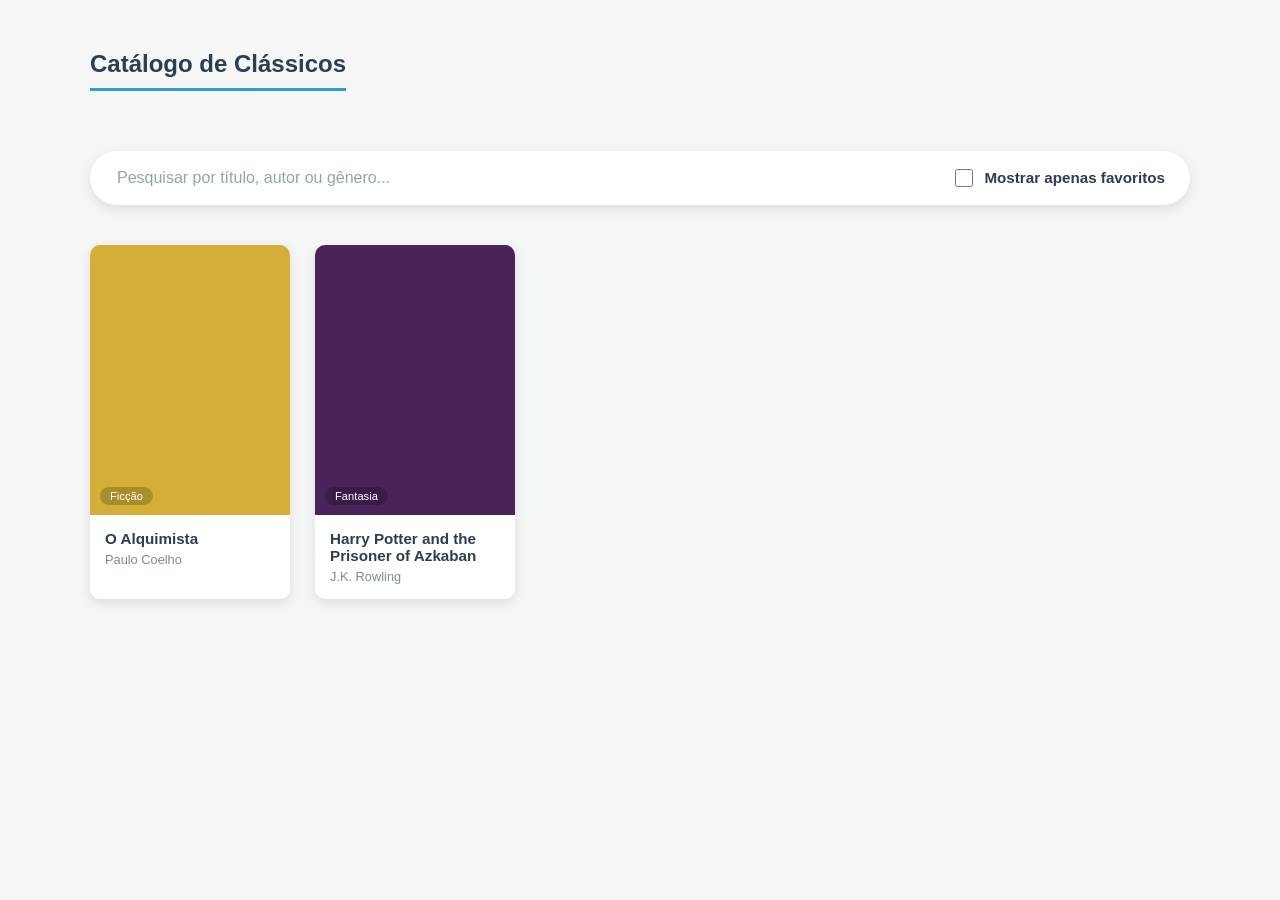
<file: WEB3/index.html>
<!DOCTYPE html>
<html lang="pt-br">
<head>
    <meta charset="UTF-8">
    <meta name="viewport" content="width=device-width, initial-scale=1.0">
    <title>Catálogo de Clássicos - Biblioteca</title>
    <link rel="stylesheet" href="Autor/Autor.css">
    <style>
        /* --- SEARCH AND FILTER --- */
        .search-filter-container {
            display: flex;
            justify-content: space-between;
            align-items: center;
            background: var(--white);
            padding: 15px 25px;
            border-radius: 30px;
            box-shadow: var(--shadow);
            margin-bottom: 20px;
            flex-wrap: wrap;
            gap: 15px;
        }

        .search-input {
            flex-grow: 1;
            border: none;
            outline: none;
            font-size: 1rem;
            color: var(--primary);
            background: transparent;
            min-width: 250px;
        }

        .search-input::placeholder {
            color: #95a5a6;
        }

        .favoritos-filter-label {
            display: flex;
            align-items: center;
            gap: 8px;
            font-weight: 600;
            color: var(--primary);
            cursor: pointer;
            font-size: 0.95rem;
        }

        .favoritos-filter-label input[type="checkbox"] {
            cursor: pointer;
            width: 18px;
            height: 18px;
            accent-color: var(--accent);
        }
    </style>
</head>
<body>

<div class="page-wrapper">

    <section class="biblioteca-header">
        <h2>Catálogo de Clássicos</h2>
    </section>

    <!-- Search Bar & Favorites Filter -->
    <div class="search-filter-container">
        <input type="text" id="searchInput" class="search-input" oninput="filtrarLivros()" placeholder="Pesquisar por título, autor ou gênero..." />
        <label class="favoritos-filter-label">
            <input type="checkbox" id="cbMostrarFavoritos" onchange="filtrarLivros()" /> Mostrar apenas favoritos
        </label>
    </div>

    <div class="carousel-container">
        <div class="livros-grid expandido" id="livrosGrid">

            <div class="livro-card">
                <a href="Livro/index.html" class="livro-card-link" style="text-decoration: none; color: inherit; flex-grow: 1; display: flex; flex-direction: column;">
                    <div class="livro-capa-placeholder" style="background-color: #D4AF37;">
                        <span class="genero-tag">Ficção</span>
                    </div>
                    <div class="livro-info">
                        <h4>O Alquimista</h4>
                        <div>
                            <p class="autor-link-hover">Paulo Coelho</p>
                        </div>
                    </div>
                </a>
            </div>

            <div class="livro-card">
                <a href="Livro/index.html" class="livro-card-link" style="text-decoration: none; color: inherit; flex-grow: 1; display: flex; flex-direction: column;">
                    <div class="livro-capa-placeholder" style="background-color: #4A235A;">
                        <span class="genero-tag">Fantasia</span>
                    </div>
                    <div class="livro-info">
                        <h4>Harry Potter and the Prisoner of Azkaban</h4>
                        <div>
                            <p class="autor-link-hover">J.K. Rowling</p>
                        </div>
                    </div>
                </a>
            </div>

        </div>
    </div>

</div>

<script>
    function filtrarLivros() {
        const query = document.getElementById('searchInput').value.toLowerCase();
        const mostrarFavoritos = document.getElementById('cbMostrarFavoritos').checked;
        const livros = document.querySelectorAll('.livro-card');

        let favoritos = [];
        if (mostrarFavoritos) {
            favoritos = JSON.parse(localStorage.getItem('bibliotecaFavoritos')) || [];
        }

        livros.forEach(card => {
            const titulo = card.querySelector('h4').innerText.toLowerCase();
            const autor = card.querySelector('.autor-link-hover').innerText.toLowerCase();
            const genero = card.querySelector('.genero-tag').innerText.toLowerCase();

            const matchesSearch = titulo.includes(query) || autor.includes(query) || genero.includes(query);

            let matchesFavorito = true;
            if (mostrarFavoritos) {
                const originalTitulo = card.querySelector('h4').innerText;
                matchesFavorito = favoritos.includes(originalTitulo);
            }

            if (matchesSearch && matchesFavorito) {
                card.style.display = 'flex';
            } else {
                card.style.display = 'none';
            }
        });
    }
</script>
</body>
</html>
</file>
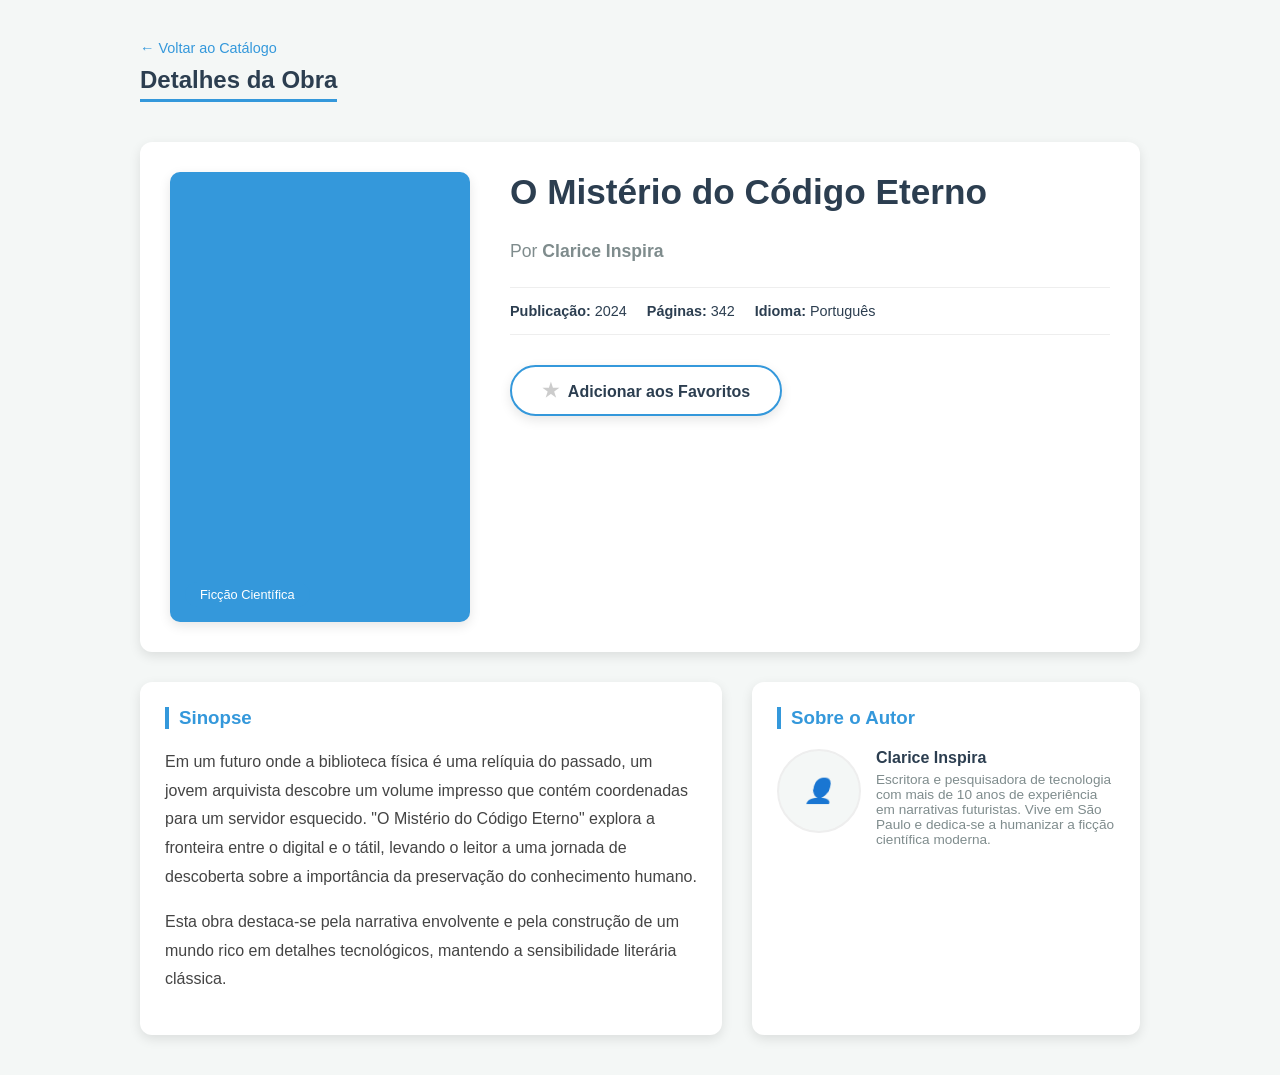
<file: WEB3/Livro/index.html>
<!DOCTYPE html>
<html lang="pt-br">
<head>
    <meta charset="UTF-8">
    <meta name="viewport" content="width=device-width, initial-scale=1.0">
    <title>Detalhes do Livro - Biblioteca</title>
    <link rel="stylesheet" href="style.css">
</head>
<body>

<div class="page-wrapper">
    <header class="biblioteca-header">
        <a href="#" class="back-link">← Voltar ao Catálogo</a>
        <h2>Detalhes da Obra</h2>
    </header>

    <main class="livro-detalhe-container">
        <section class="livro-hero">
            <div class="livro-capa-detalhe" style="background-color: #3498db;">
                <span class="genero-tag">Ficção Científica</span>
                </div>

            <div class="livro-header-info">
                <h1>O Mistério do Código Eterno</h1>
                <p class="autor-nome">Por <strong>Clarice Inspira</strong></p>

                <div class="meta-info">
                    <span class="meta-item"><strong>Publicação:</strong> 2024</span>
                    <span class="meta-item"><strong>Páginas:</strong> 342</span>
                    <span class="meta-item"><strong>Idioma:</strong> Português</span>
                </div>

                <button class="expand-btn" id="btnFavoritarLivro" onclick="toggleFavoritoLivroAtual('O Mistério do Código Eterno')">
                    <span id="iconeFavoritoBtn" style="color: #ccc; margin-right: 5px; font-size: 1.2rem;">&#9733;</span>
                    <span id="textoFavoritoBtn">Adicionar aos Favoritos</span>
                </button>
            </div>
        </section>

        <div class="info-secao">
            <article class="info-box">
                <h3>Sinopse</h3>
                <p>Em um futuro onde a biblioteca física é uma relíquia do passado, um jovem arquivista descobre um volume impresso que contém coordenadas para um servidor esquecido. "O Mistério do Código Eterno" explora a fronteira entre o digital e o tátil, levando o leitor a uma jornada de descoberta sobre a importância da preservação do conhecimento humano.</p>
                <p>Esta obra destaca-se pela narrativa envolvente e pela construção de um mundo rico em detalhes tecnológicos, mantendo a sensibilidade literária clássica.</p>
            </article>

            <aside class="info-extras">
                <h3>Sobre o Autor</h3>
                <div class="autor-card">
                    <div class="autor-foto-placeholder">
                        <i class="icon">👤</i>
                    </div>
                    <div class="autor-bio">
                        <h4>Clarice Inspira</h4>
                        <p>Escritora e pesquisadora de tecnologia com mais de 10 anos de experiência em narrativas futuristas. Vive em São Paulo e dedica-se a humanizar a ficção científica moderna.</p>
                    </div>
                </div>
            </aside>
        </div>
    </main>
</div>

<script>
    function getFavoritos() {
        const favs = localStorage.getItem('bibliotecaFavoritos');
        return favs ? JSON.parse(favs) : [];
    }

    function saveFavoritos(favs) {
        localStorage.setItem('bibliotecaFavoritos', JSON.stringify(favs));
    }

    function isFavorito(titulo) {
        const favs = getFavoritos();
        return favs.includes(titulo);
    }

    function toggleFavoritoLivroAtual(titulo) {
        let favs = getFavoritos();
        if (favs.includes(titulo)) {
            favs = favs.filter(t => t !== titulo);
        } else {
            favs.push(titulo);
        }
        saveFavoritos(favs);
        atualizarBotaoFavorito(titulo);
    }

    function atualizarBotaoFavorito(titulo) {
        const btnIcone = document.getElementById('iconeFavoritoBtn');
        const btnTexto = document.getElementById('textoFavoritoBtn');
        if (btnIcone && btnTexto) {
            if (isFavorito(titulo)) {
                btnIcone.style.color = '#f1c40f';
                btnTexto.innerText = "Remover dos Favoritos";
            } else {
                btnIcone.style.color = '#ccc';
                btnTexto.innerText = "Adicionar aos Favoritos";
            }
        }
    }

    document.addEventListener('DOMContentLoaded', () => {
        atualizarBotaoFavorito('O Mistério do Código Eterno');
    });
</script>

</body>
</html>
</file>
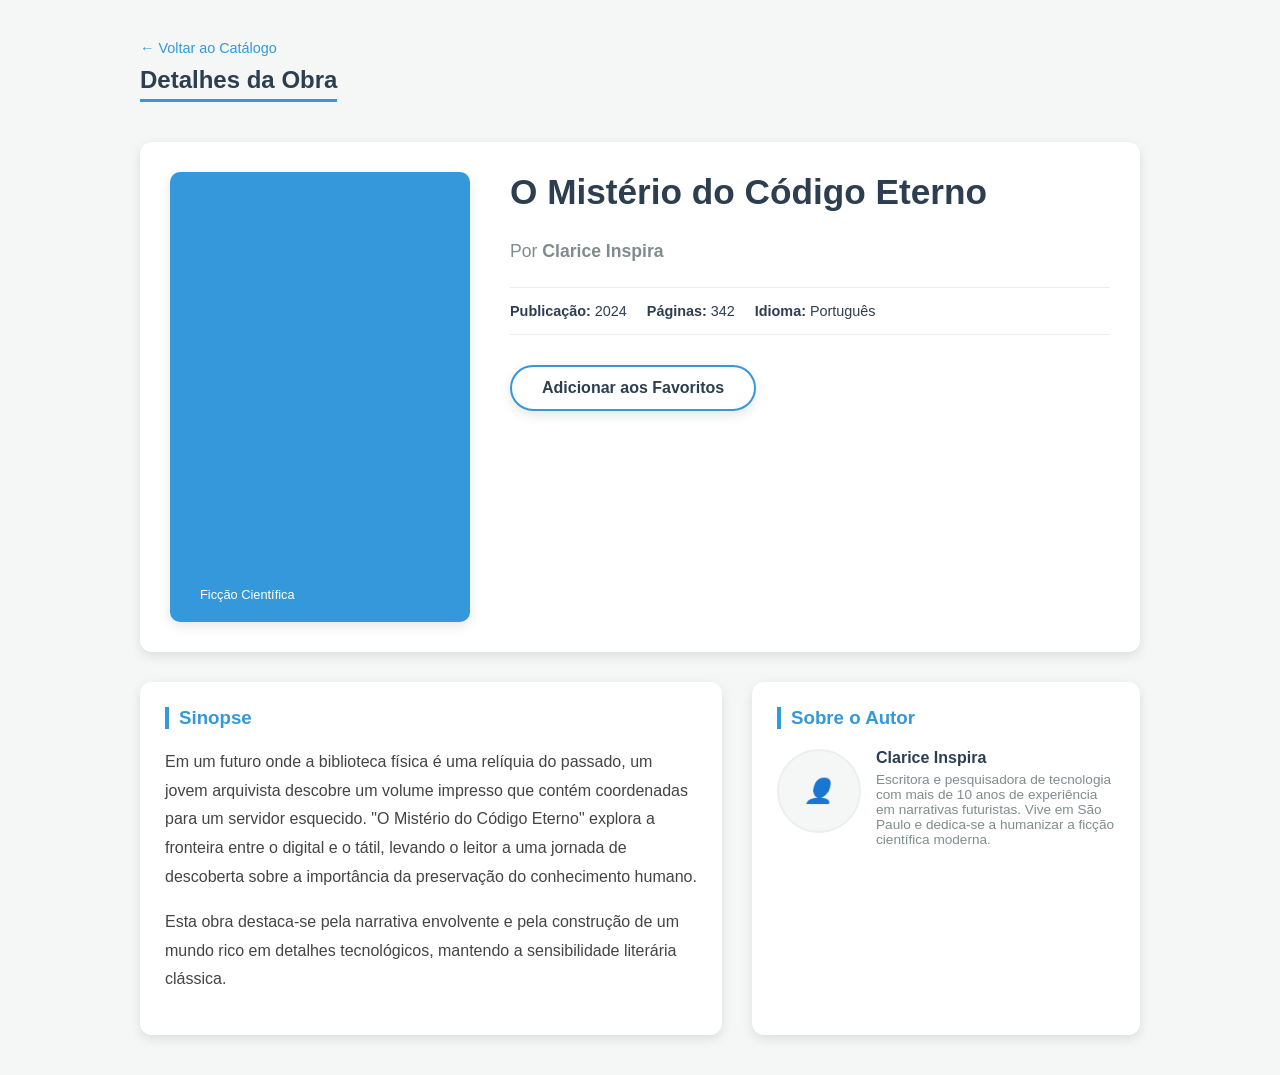
<file: BibliotecaV2/WEB3/Livro/index.html>
<!DOCTYPE html>
<html lang="pt-br">
<head>
    <meta charset="UTF-8">
    <meta name="viewport" content="width=device-width, initial-scale=1.0">
    <title>Detalhes do Livro - Biblioteca</title>
    <link rel="stylesheet" href="style.css">
</head>
<body>

<div class="page-wrapper">
    <header class="biblioteca-header">
        <a href="#" class="back-link">← Voltar ao Catálogo</a>
        <h2>Detalhes da Obra</h2>
    </header>

    <main class="livro-detalhe-container">
        <section class="livro-hero">
            <div class="livro-capa-detalhe" style="background-color: #3498db;">
                <span class="genero-tag">Ficção Científica</span>
                </div>

            <div class="livro-header-info">
                <h1>O Mistério do Código Eterno</h1>
                <p class="autor-nome">Por <strong>Clarice Inspira</strong></p>
                
                <div class="meta-info">
                    <span class="meta-item"><strong>Publicação:</strong> 2024</span>
                    <span class="meta-item"><strong>Páginas:</strong> 342</span>
                    <span class="meta-item"><strong>Idioma:</strong> Português</span>
                </div>

                <button class="expand-btn">Adicionar aos Favoritos</button>
            </div>
        </section>

        <div class="info-secao">
            <article class="info-box">
                <h3>Sinopse</h3>
                <p>Em um futuro onde a biblioteca física é uma relíquia do passado, um jovem arquivista descobre um volume impresso que contém coordenadas para um servidor esquecido. "O Mistério do Código Eterno" explora a fronteira entre o digital e o tátil, levando o leitor a uma jornada de descoberta sobre a importância da preservação do conhecimento humano.</p>
                <p>Esta obra destaca-se pela narrativa envolvente e pela construção de um mundo rico em detalhes tecnológicos, mantendo a sensibilidade literária clássica.</p>
            </article>

            <aside class="info-extras">
                <h3>Sobre o Autor</h3>
                <div class="autor-card">
                    <div class="autor-foto-placeholder">
                        <i class="icon">👤</i>
                    </div>
                    <div class="autor-bio">
                        <h4>Clarice Inspira</h4>
                        <p>Escritora e pesquisadora de tecnologia com mais de 10 anos de experiência em narrativas futuristas. Vive em São Paulo e dedica-se a humanizar a ficção científica moderna.</p>
                    </div>
                </div>
            </aside>
        </div>
    </main>
</div>

</body>
</html>
</file>
<file: WEB3/Autor/Autor.css>
:root {
--primary: #2c3e50;
--accent: #3498db;
--bg-light: #f4f7f6;
--white: #ffffff;
--shadow: 0 4px 12px rgba(0,0,0,0.1);
--text-muted: #7f8c8d;
}

body {
background-color: var(--bg-light);
margin: 0;
padding: 0;
font-family: 'Segoe UI', Roboto, sans-serif;
color: var(--primary);
}

.page-wrapper {
max-width: 1100px;
margin: 0 auto;
padding: 40px 20px;
}

.biblioteca-header {
margin-bottom: 40px;
}

.biblioteca-header h2 {
color: var(--primary);
border-bottom: 3px solid var(--accent);
display: inline-block;
padding-bottom: 10px;
margin-top: 10px;
}

.voltar-link {
text-decoration: none;
color: var(--accent);
font-weight: 600;
font-size: 0.9rem;
transition: color 0.2s;
}

.voltar-link:hover { color: var(--primary); }

/* --- SEÇÃO DO AUTOR --- */
.autor-hero {
display: grid;
grid-template-columns: 200px 1fr;
gap: 40px;
background: var(--white);
padding: 40px;
border-radius: 12px;
box-shadow: var(--shadow);
margin-bottom: 30px;
align-items: center;
}

.autor-foto-grande {
width: 200px;
height: 200px;
background: #e0e0e0;
border-radius: 50%;
display: flex;
align-items: center;
justify-content: center;
border: 5px solid var(--white);
box-shadow: var(--shadow);
}

.emoji-autor { font-size: 5rem; }

.autor-essencial h1 {
margin: 0;
font-size: 2.5rem;
color: var(--primary);
}

.autor-tagline {
font-size: 1.1rem;
color: var(--accent);
margin: 5px 0 25px 0;
font-style: italic;
}

.autor-metadados {
display: flex;
flex-wrap: wrap;
gap: 30px;
}

.meta-dado {
display: flex;
flex-direction: column;
}

.rotulo {
font-size: 0.75rem;
text-transform: uppercase;
color: var(--text-muted);
letter-spacing: 1px;
}

.valor {
font-weight: 600;
color: var(--primary);
}

/* --- SEÇÃO DE CONTEÚDO --- */
.info-secao {
display: grid;
grid-template-columns: 2fr 1fr;
gap: 30px;
margin-bottom: 50px;
}

.info-box, .info-extras {
background: var(--white);
padding: 30px;
border-radius: 12px;
box-shadow: var(--shadow);
}

.info-box h3, .obras-secao h3 {
color: var(--primary);
border-left: 5px solid var(--accent);
padding-left: 15px;
margin-top: 0;
margin-bottom: 20px;
}

.info-box p {
line-height: 1.8;
color: #444;
}

.extra-item {
display: flex;
align-items: center;
gap: 15px;
margin-bottom: 15px;
padding: 15px;
background: var(--bg-light);
border-radius: 8px;
}

.icon { font-size: 1.5rem; }

/* --- REUTILIZAÇÃO DO GRID DE LIVROS --- */
.obras-secao {
margin-top: 20px;
}

.livros-grid.expandido {
display: grid;
grid-template-columns: repeat(auto-fill, minmax(200px, 1fr));
gap: 25px;
padding: 20px 0;
}

.livro-card {
background: var(--white);
border-radius: 10px;
box-shadow: var(--shadow);
transition: transform 0.2s;
overflow: hidden;
}

.livro-card:hover { transform: translateY(-5px); }

.livro-capa-placeholder {
height: 250px;
position: relative;
display: flex;
align-items: flex-end;
padding: 10px;
}

.genero-tag {
background: rgba(0,0,0,0.2);
backdrop-filter: blur(5px);
color: white;
padding: 3px 10px;
border-radius: 20px;
font-size: 0.7rem;
}

.livro-info { padding: 15px; }
.livro-info h4 { margin: 0; color: var(--primary); font-size: 0.95rem; }
.livro-info p { margin: 5px 0 0; color: var(--text-muted); font-size: 0.8rem; }

/* Responsividade */
@media (max-width: 768px) {
.autor-hero { grid-template-columns: 1fr; text-align: center; justify-items: center; }
.autor-metadados { justify-content: center; }
.info-secao { grid-template-columns: 1fr; }
}
</file>
<file: WEB3/Livro/style.css>
/* Variáveis baseadas no seu biblioteca.css */
:root {
    --primary: #2c3e50;
    --accent: #3498db;
    --bg-light: #f4f7f6;
    --white: #ffffff;
    --shadow: 0 4px 12px rgba(0,0,0,0.1);
    --text-muted: #7f8c8d;
}

body {
    background-color: var(--bg-light);
    margin: 0;
    padding: 0;
    font-family: 'Segoe UI', Roboto, sans-serif;
    color: var(--primary);
}

.page-wrapper {
    max-width: 1000px;
    margin: 0 auto;
    padding: 40px 20px;
}

.biblioteca-header {
    margin-bottom: 40px;
    display: flex;
    flex-direction: column;
    align-items: flex-start;
}

.back-link {
    text-decoration: none;
    color: var(--accent);
    font-size: 0.9rem;
    margin-bottom: 10px;
    transition: color 0.2s;
}

.back-link:hover {
    color: var(--primary);
}

.biblioteca-header h2 {
    margin: 0;
    border-bottom: 3px solid var(--accent);
    padding-bottom: 5px;
}

/* Hero Section */
.livro-hero {
    display: grid;
    grid-template-columns: 300px 1fr;
    gap: 40px;
    background: var(--white);
    padding: 30px;
    border-radius: 12px;
    box-shadow: var(--shadow);
    margin-bottom: 30px;
}

.livro-capa-detalhe {
    height: 420px;
    border-radius: 10px;
    position: relative;
    display: flex;
    align-items: flex-end;
    padding: 15px;
    box-shadow: var(--shadow);
}

.livro-header-info h1 {
    font-size: 2.2rem;
    margin-top: 0;
    color: var(--primary);
}

.autor-nome {
    font-size: 1.1rem;
    color: var(--text-muted);
    margin-bottom: 25px;
}

.meta-info {
    display: flex;
    flex-wrap: wrap;
    gap: 20px;
    margin-bottom: 30px;
    padding: 15px 0;
    border-top: 1px solid #eee;
    border-bottom: 1px solid #eee;
}

.meta-item {
    font-size: 0.9rem;
}

/* Reaproveitamento do estilo de botão do original */
.expand-btn {
    background: var(--white);
    border: 2px solid var(--accent);
    color: var(--primary);
    font-size: 1rem;
    font-weight: 600;
    padding: 12px 30px;
    border-radius: 30px;
    cursor: pointer;
    box-shadow: var(--shadow);
    transition: all 0.3s ease-in-out;
}

.expand-btn:hover {
    background: var(--accent);
    color: var(--white);
    transform: translateY(-2px);
    box-shadow: 0 6px 16px rgba(52, 152, 219, 0.3);
}

.expand-btn.favoritado {
    background: var(--accent);
    color: var(--white);
    border-color: var(--primary);
}

.expand-btn.favoritado:hover {
    background: #e74c3c;
    border-color: #c0392b;
    box-shadow: 0 6px 16px rgba(231, 76, 60, 0.3);
}

/* Seção de Informações Inferior */
.info-secao {
    display: grid;
    grid-template-columns: 1.5fr 1fr;
    gap: 30px;
}

.info-box, .info-extras {
    background: var(--white);
    padding: 25px;
    border-radius: 12px;
    box-shadow: var(--shadow);
}

.info-box h3, .info-extras h3 {
    margin-top: 0;
    color: var(--accent);
    border-left: 4px solid var(--accent);
    padding-left: 10px;
}

.info-box p {
    line-height: 1.8;
    color: #444;
}

/* Autor Estilo */
.autor-card {
    display: flex;
    gap: 15px;
    margin-top: 20px;
}

.autor-foto-placeholder {
    width: 80px;
    height: 80px;
    background: var(--bg-light);
    border-radius: 50%;
    display: flex;
    align-items: center;
    justify-content: center;
    flex-shrink: 0;
    border: 2px solid #eee;
}

.autor-bio h4 {
    margin: 0 0 5px 0;
    font-size: 1rem;
}

.autor-bio p {
    font-size: 0.85rem;
    margin: 0;
    color: var(--text-muted);
}

.genero-tag {
    background: var(--accent);
    color: white;
    padding: 5px 15px;
    border-radius: 20px;
    font-size: 0.8rem;
}

.icon { font-size: 1.5rem; color: #ccc; }

/* Responsividade */
@media (max-width: 768px) {
    .livro-hero { grid-template-columns: 1fr; text-align: center; }
    .livro-capa-detalhe { height: 350px; width: 250px; margin: 0 auto; }
    .info-secao { grid-template-columns: 1fr; }
    .meta-info { justify-content: center; }
    .autor-card { flex-direction: column; align-items: center; text-align: center; }
}
</file>
<file: BibliotecaV2/WEB3/Livro/style.css>
/* Variáveis baseadas no seu biblioteca.css */
:root {
    --primary: #2c3e50;
    --accent: #3498db;
    --bg-light: #f4f7f6;
    --white: #ffffff;
    --shadow: 0 4px 12px rgba(0,0,0,0.1);
    --text-muted: #7f8c8d;
}

body {
    background-color: var(--bg-light);
    margin: 0;
    padding: 0;
    font-family: 'Segoe UI', Roboto, sans-serif;
    color: var(--primary);
}

.page-wrapper {
    max-width: 1000px;
    margin: 0 auto;
    padding: 40px 20px;
}

.biblioteca-header {
    margin-bottom: 40px;
    display: flex;
    flex-direction: column;
    align-items: flex-start;
}

.back-link {
    text-decoration: none;
    color: var(--accent);
    font-size: 0.9rem;
    margin-bottom: 10px;
    transition: color 0.2s;
}

.back-link:hover {
    color: var(--primary);
}

.biblioteca-header h2 {
    margin: 0;
    border-bottom: 3px solid var(--accent);
    padding-bottom: 5px;
}

/* Hero Section */
.livro-hero {
    display: grid;
    grid-template-columns: 300px 1fr;
    gap: 40px;
    background: var(--white);
    padding: 30px;
    border-radius: 12px;
    box-shadow: var(--shadow);
    margin-bottom: 30px;
}

.livro-capa-detalhe {
    height: 420px;
    border-radius: 10px;
    position: relative;
    display: flex;
    align-items: flex-end;
    padding: 15px;
    box-shadow: var(--shadow);
}

.livro-header-info h1 {
    font-size: 2.2rem;
    margin-top: 0;
    color: var(--primary);
}

.autor-nome {
    font-size: 1.1rem;
    color: var(--text-muted);
    margin-bottom: 25px;
}

.meta-info {
    display: flex;
    flex-wrap: wrap;
    gap: 20px;
    margin-bottom: 30px;
    padding: 15px 0;
    border-top: 1px solid #eee;
    border-bottom: 1px solid #eee;
}

.meta-item {
    font-size: 0.9rem;
}

/* Reaproveitamento do estilo de botão do original */
.expand-btn {
    background: var(--white);
    border: 2px solid var(--accent);
    color: var(--primary);
    font-size: 1rem;
    font-weight: 600;
    padding: 12px 30px;
    border-radius: 30px;
    cursor: pointer;
    box-shadow: var(--shadow);
    transition: all 0.3s ease-in-out;
}

.expand-btn:hover {
    background: var(--accent);
    color: var(--white);
    transform: translateY(-2px);
    box-shadow: 0 6px 16px rgba(52, 152, 219, 0.3);
}

/* Seção de Informações Inferior */
.info-secao {
    display: grid;
    grid-template-columns: 1.5fr 1fr;
    gap: 30px;
}

.info-box, .info-extras {
    background: var(--white);
    padding: 25px;
    border-radius: 12px;
    box-shadow: var(--shadow);
}

.info-box h3, .info-extras h3 {
    margin-top: 0;
    color: var(--accent);
    border-left: 4px solid var(--accent);
    padding-left: 10px;
}

.info-box p {
    line-height: 1.8;
    color: #444;
}

/* Autor Estilo */
.autor-card {
    display: flex;
    gap: 15px;
    margin-top: 20px;
}

.autor-foto-placeholder {
    width: 80px;
    height: 80px;
    background: var(--bg-light);
    border-radius: 50%;
    display: flex;
    align-items: center;
    justify-content: center;
    flex-shrink: 0;
    border: 2px solid #eee;
}

.autor-bio h4 {
    margin: 0 0 5px 0;
    font-size: 1rem;
}

.autor-bio p {
    font-size: 0.85rem;
    margin: 0;
    color: var(--text-muted);
}

.genero-tag {
    background: var(--accent);
    color: white;
    padding: 5px 15px;
    border-radius: 20px;
    font-size: 0.8rem;
}

.icon { font-size: 1.5rem; color: #ccc; }

/* Responsividade */
@media (max-width: 768px) {
    .livro-hero { grid-template-columns: 1fr; text-align: center; }
    .livro-capa-detalhe { height: 350px; width: 250px; margin: 0 auto; }
    .info-secao { grid-template-columns: 1fr; }
    .meta-info { justify-content: center; }
    .autor-card { flex-direction: column; align-items: center; text-align: center; }
}
</file>
